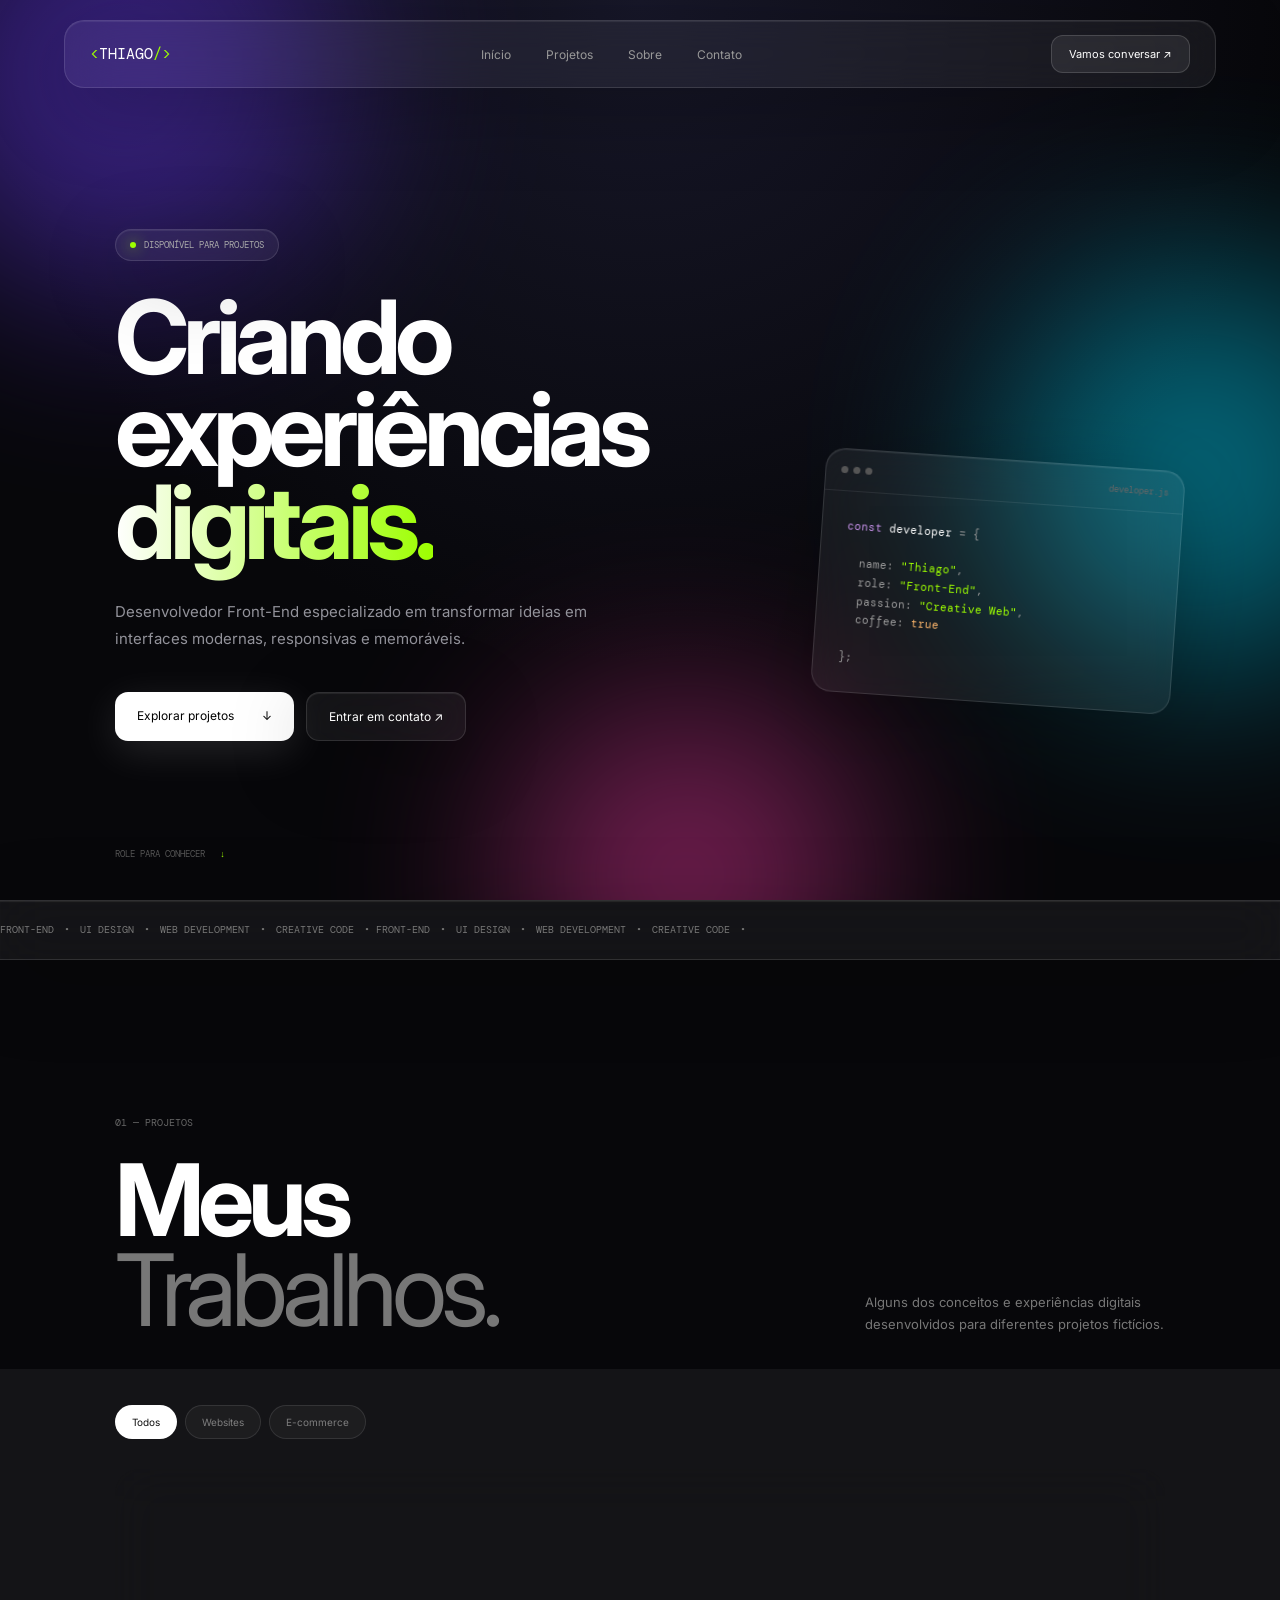
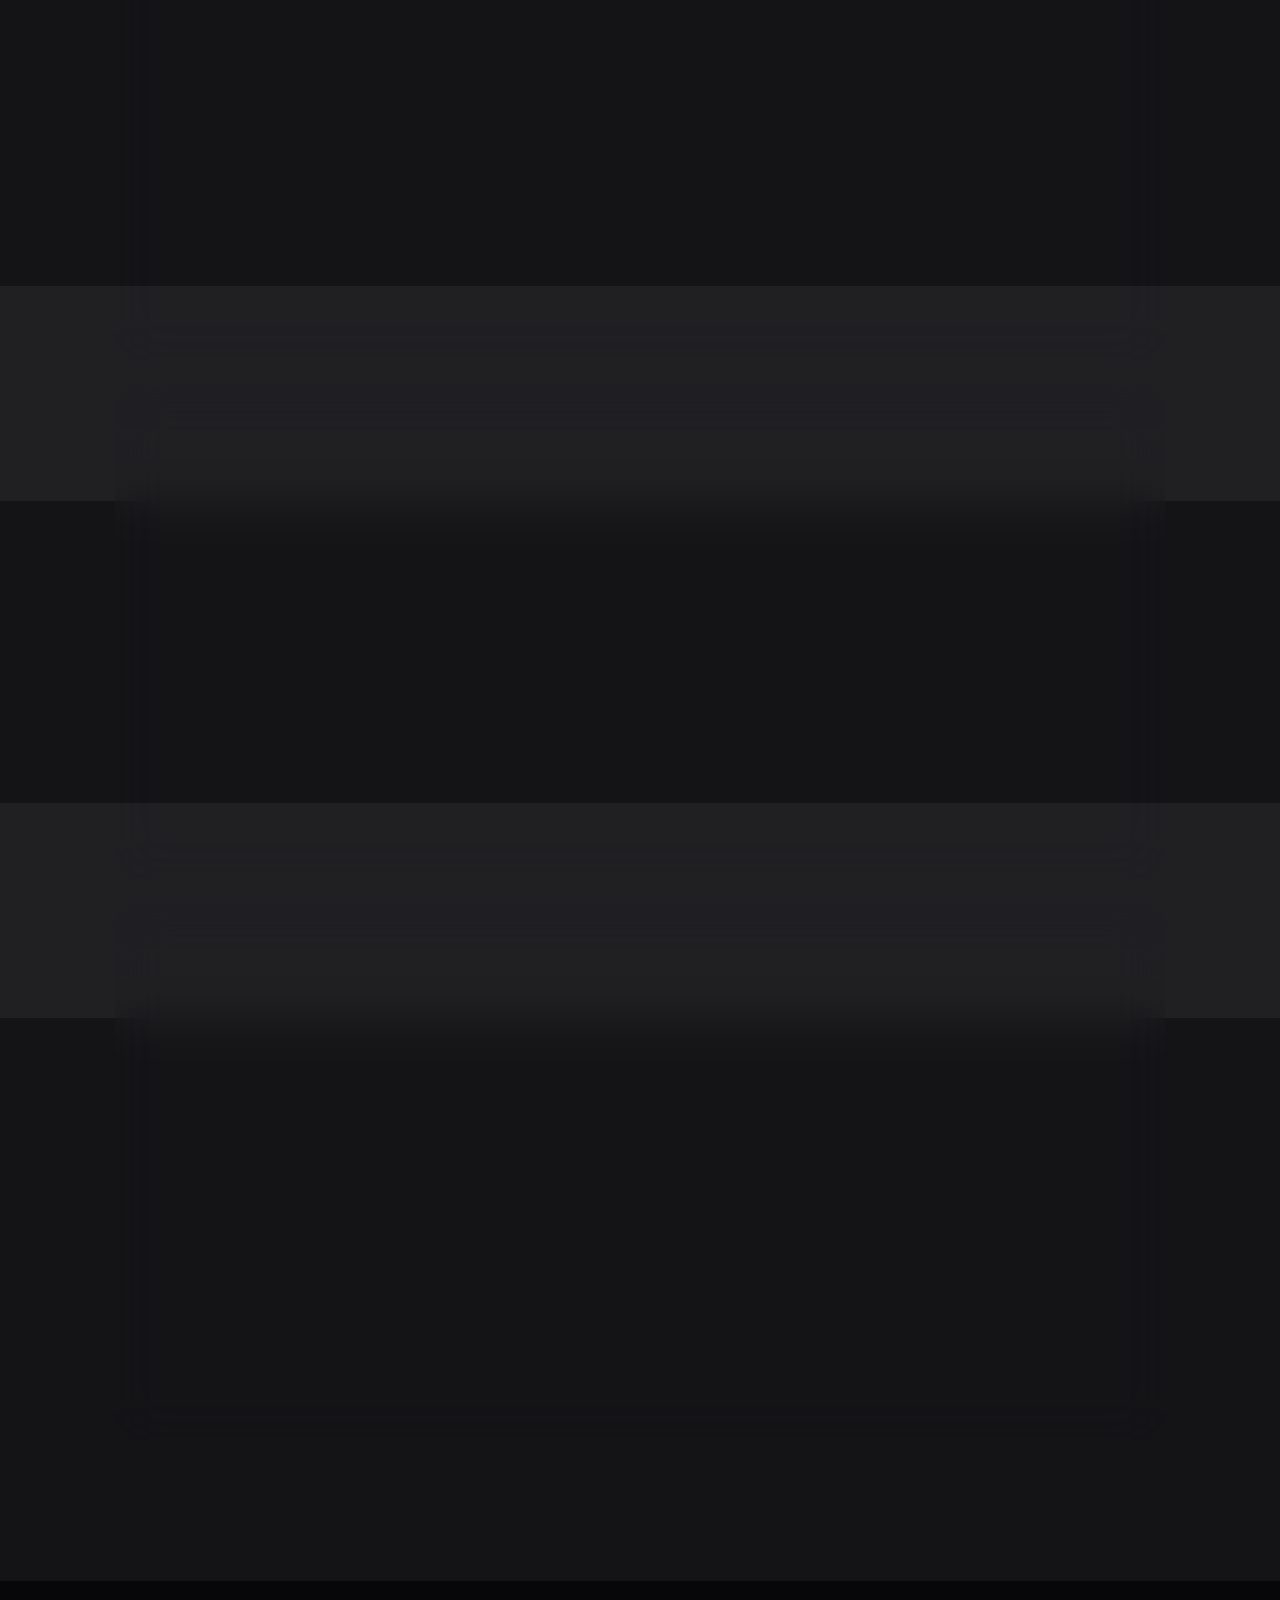
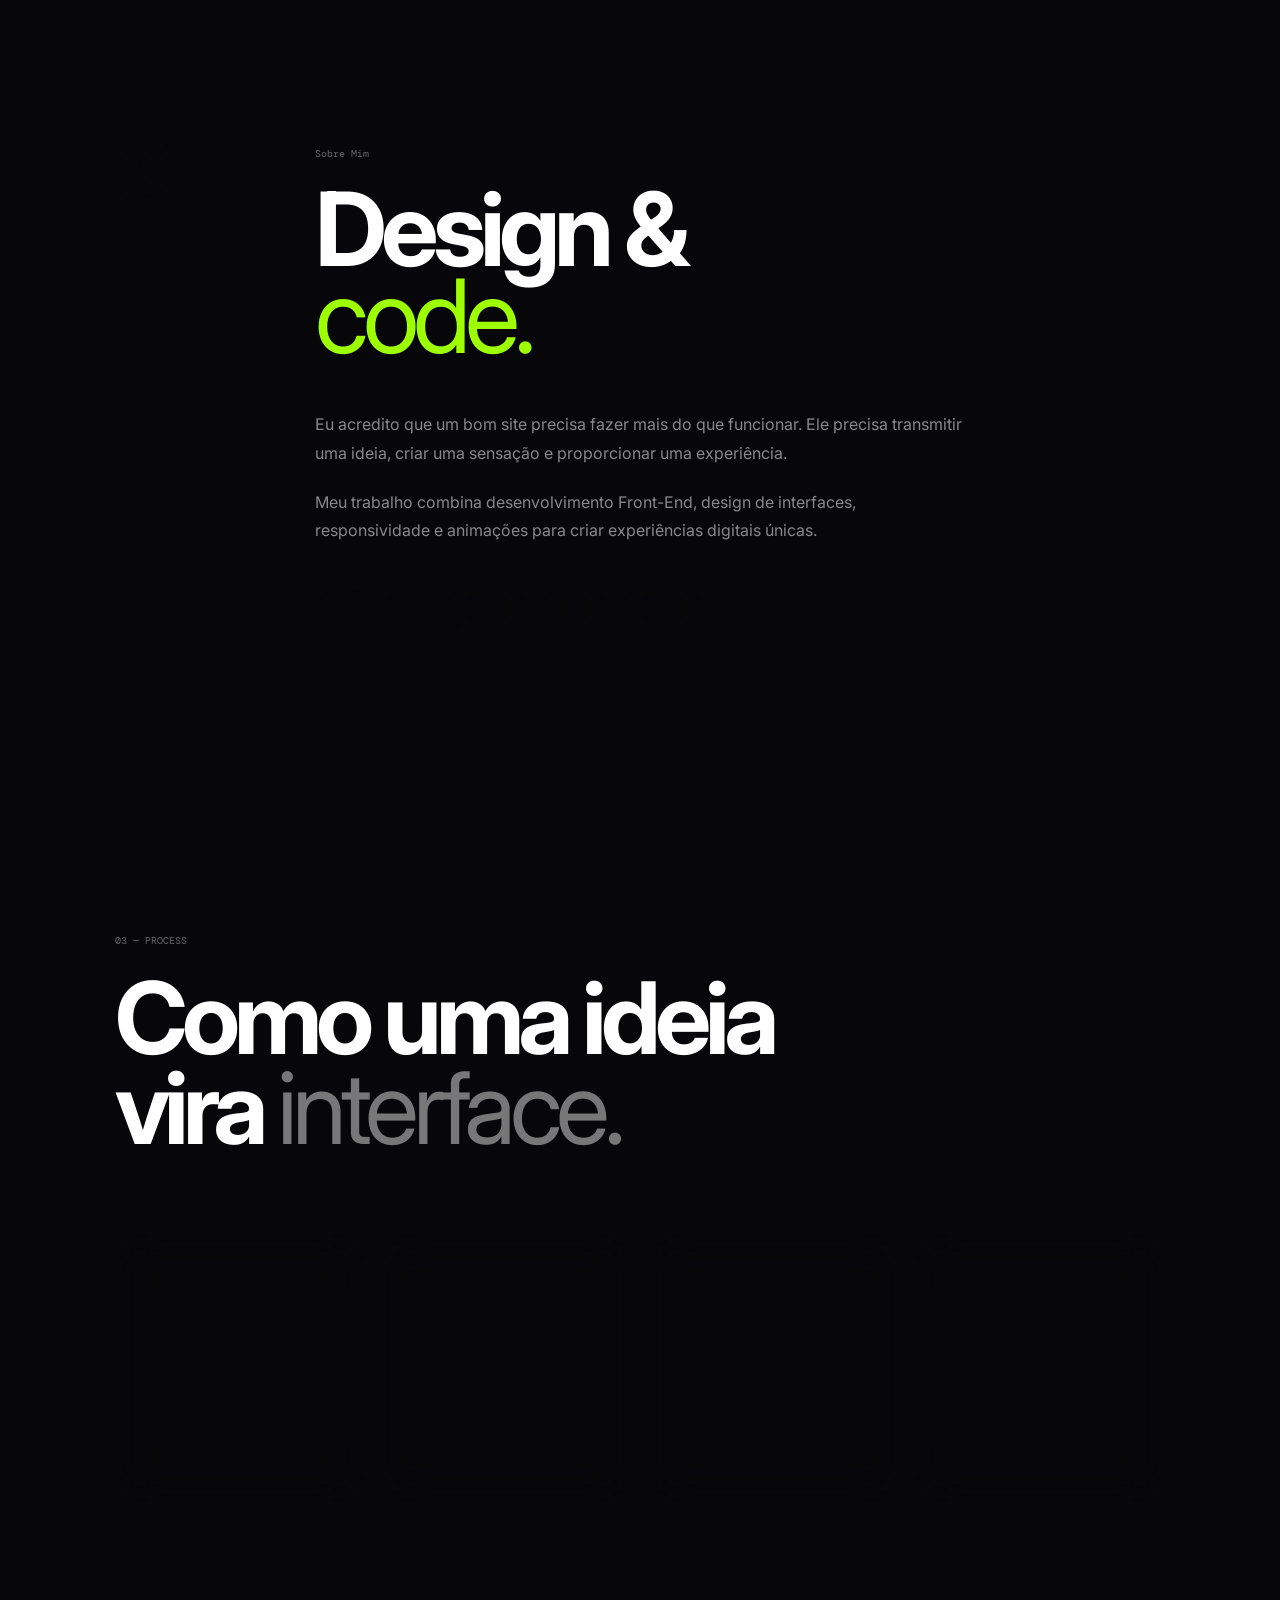
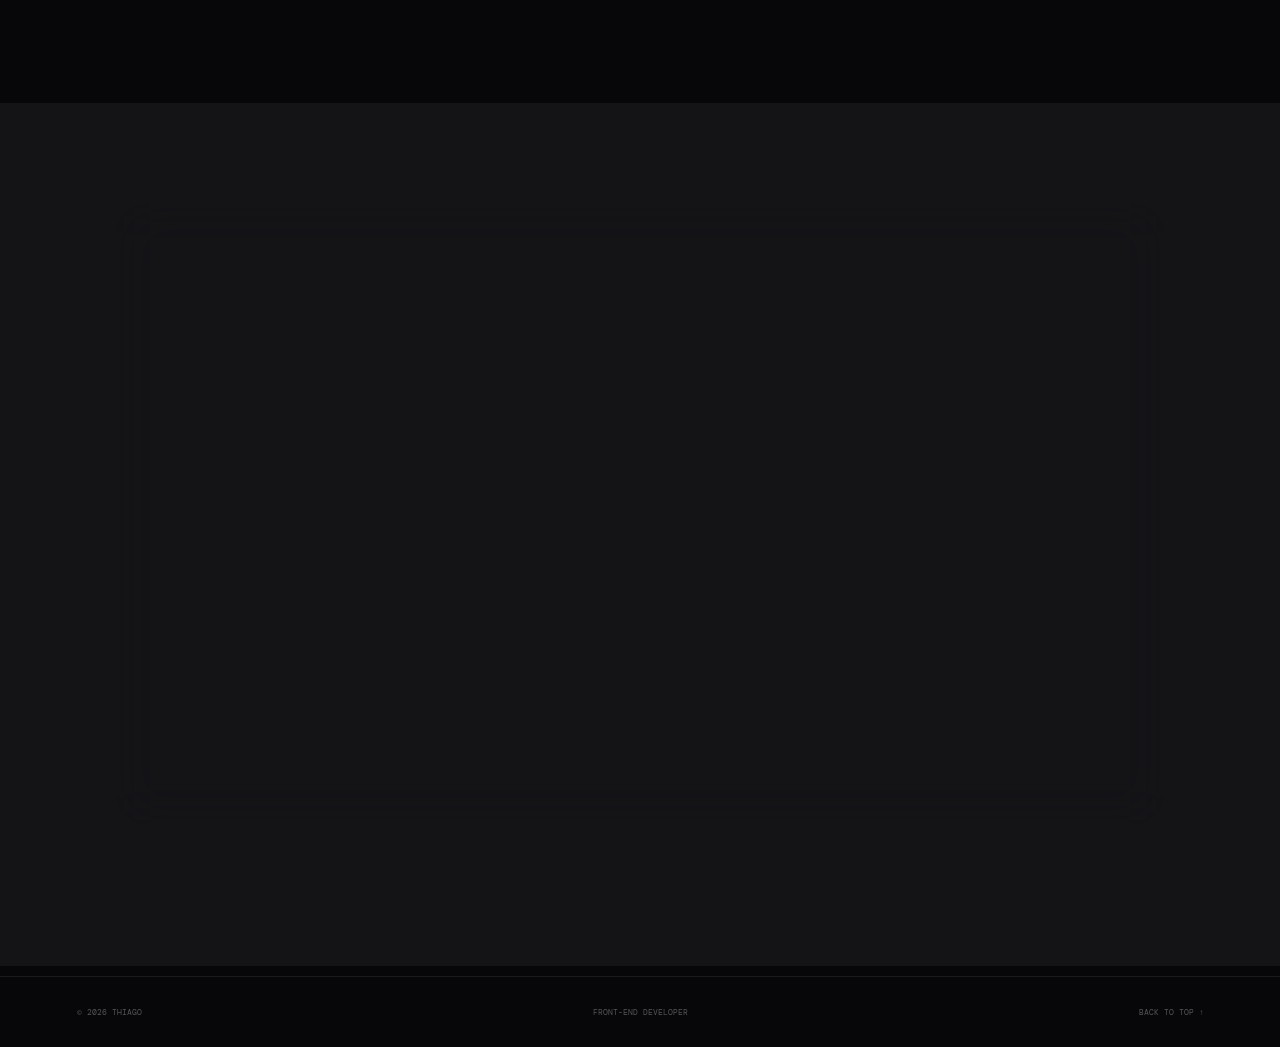
<file: index.html>
<!DOCTYPE html>
<html lang="pt-BR">
<head>
	<meta charset="UTF-8">
	<meta name="viewport" content="width=device-width, initial-scale=1.0">
    <title>Thiago — Front-End Developer</title>
	<link rel="stylesheet" href="style.css">
	<link rel="preconnect" href="https://fonts.googleapis.com">
	<link rel="preconnect" href="https://fonts.gstatic.com" crossorigin>
	<link href="https://fonts.googleapis.com/css2?family=DM+Mono:wght@400;500&family=Inter:wght@400;500;600;700;800&display=swap" rel="stylesheet">
</head>

<body>
	<!-- BACKGROUND -->
	<div class="background">
        <div class="orb orb-1"></div>
        <div class="orb orb-2"></div>
        <div class="orb orb-3"></div>
	</div>
	<!-- NAVBAR -->
	<header class="navbar glass">

        <a href="#home" class="logo">
            <span>&lt;</span>THIAGO<span>/&gt;</span>
        </a>

        <nav>
            <a href="#home">Início</a>
            <a href="#projetos">Projetos</a>
            <a href="#sobre">Sobre</a>
            <a href="#contato">Contato</a>
        </nav>

        <a href="#contato" class="nav-button">
            Vamos conversar ↗
        </a>
	</header>


    <!-- HERO -->
	<main>

        <section class="hero" id="home">
            <div class="hero-content">
                <div class="status glass">
                    <span></span>
                    DISPONÍVEL PARA PROJETOS
                </div>
                <h1>
                    Criando experiências<br>
                    <span>digitais.</span>
                </h1>
                <p>
                    Desenvolvedor Front-End especializado em transformar
                    ideias em interfaces modernas, responsivas e
                    memoráveis.
                </p>
                <div class="hero-buttons">
                    <a href="#projetos" class="button primary">
                        Explorar projetos
                        <span>↓</span>
                    </a>
                    <a href="#contato" class="button glass">
                        Entrar em contato ↗
                    </a>
                </div>
            </div>

            <!-- CARD FLUTUANTE -->
            <div class="floating-card glass">
                <div class="window-top">
                    <div class="dots">
                        <i></i>
                        <i></i>
                        <i></i>
                    </div>
                    <span>developer.js</span>
                </div>
                <div class="code">
                    <span class="purple">const</span>
                    <span class="white">developer</span>
                    = {
                    <br><br>
                    &nbsp;&nbsp;name:
                    <span class="green">"Thiago"</span>,
                    <br>
                    &nbsp;&nbsp;role:
                    <span class="green">"Front-End"</span>,
                    <br>
                    &nbsp;&nbsp;passion:
                    <span class="green">"Creative Web"</span>,
                    <br>
                    &nbsp;&nbsp;coffee:
                    <span class="orange">true</span>
                    <br><br>
                    };
                </div>
            </div>

            <div class="scroll">
                ROLE PARA CONHECER
                <span>↓</span>
            </div>
        </section>
		
        <!-- MARQUEE -->
        <section class="marquee glass">
            <div>
                FRONT-END　•　UI DESIGN　•　WEB DEVELOPMENT　•　CREATIVE CODE　•
                FRONT-END　•　UI DESIGN　•　WEB DEVELOPMENT　•　CREATIVE CODE　•
            </div>
        </section>

        <!-- PROJETOS -->
        <section class="projects section" id="projetos">
            <div class="section-title">
                <span>01 — PROJETOS</span>
                <h2>
                    Meus<br>
                    <strong>Trabalhos.</strong>
                </h2>
                <p>
                    Alguns dos conceitos e experiências digitais
                    desenvolvidos para diferentes projetos fictícios.
                </p>
            </div>

            <!-- FILTROS -->
            <div class="filters">
                <button class="active" data-filter="all">
                    Todos
                </button>
                <button data-filter="web">
                    Websites
                </button>
                <button data-filter="shop">
                    E-commerce
                </button>
            </div>

            <!-- PROJETOS -->
            <div class="project-grid">

                <!-- MONOCHROME -->
                <article class="project glass large" data-category="shop">
                   <iframe width="100%" height="400em" src="https://www.youtube-nocookie.com/embed/en1G54mVBFE?si=xeG0g-_9PJHqO9vT&amp;controls=0" title="YouTube video player" frameborder="0" allow="accelerometer; autoplay; clipboard-write; encrypted-media; gyroscope; picture-in-picture; web-share" referrerpolicy="strict-origin-when-cross-origin" allowfullscreen></iframe>
                    <div class="project-details">

                        <div>
                            <small>E-COMMERCE</small>
                            <h3>Monochrome</h3>
                        </div>
                        <a href="#" target="_blank">↗</a>
                    </div>
                </article>

                <!-- VERTEX -->
                <article class="project glass large" data-category="web">
                    <iframe width="100%" height="400em" src="https://www.youtube-nocookie.com/embed/55IRBsUY_2E?si=-nsxBrV68cBG8uTQ&amp;controls=0" title="YouTube video player" frameborder="0" allow="accelerometer; autoplay; clipboard-write; encrypted-media; gyroscope; picture-in-picture; web-share" referrerpolicy="strict-origin-when-cross-origin" allowfullscreen></iframe>
                    <div class="project-details">
                        <div>
                            <small>WEBSITE</small>
                            <h3>Vertex Lab</h3>
                        </div>
                        <a href="#" target="_blank">↗</a>
                    </div>
                </article>
                

                <!-- ATELIER -->
                <article class="project glass large" data-category="web">
                    <div class="project-preview atelier">
                        <div class="atelier-overlay">
                            <small>ARCHITECTURE / 2026</small>
                            <strong>
                                SPACE<br>
                                BETWEEN
                            </strong>
                            <span>
                                Architecture & Interior
                            </span>
                        </div>
                    </div>
                    <div class="project-details">
                        <div>
                            <small>CREATIVE WEBSITE</small>
                            <h3>Atelier 01</h3>
                        </div>
                        <a href="#" target="_blank">↗</a>
                    </div>
                </article>
            </div>
        </section>

        <!-- SOBRE -->
        <section class="about section" id="sobre">
            <div class="about-label glass">
                02
            </div>
            <div class="about-content">
                <span>Sobre Mim</span>
                <h2>
                    Design &<br>
                    <strong>code.</strong>
                </h2>
                <p>
                    Eu acredito que um bom site precisa fazer mais do que
                    funcionar. Ele precisa transmitir uma ideia, criar
                    uma sensação e proporcionar uma experiência.
                </p>
                <p>
                    Meu trabalho combina desenvolvimento Front-End,
                    design de interfaces, responsividade e animações
                    para criar experiências digitais únicas.
                </p>
                <div class="skills">
                    <div class="skill glass">HTML</div>
                    <div class="skill glass">CSS</div>
                    <div class="skill glass">JavaScript</div>
                    <div class="skill glass">UI / UX</div>
                    <div class="skill glass">Responsive</div>
                </div>
            </div>
        </section>

        <!-- PROCESSO -->
        <section class="process section">
            <span>03 — PROCESS</span>
            <h2>
                Como uma ideia<br>
                vira <strong>interface.</strong>
            </h2>
            <div class="process-grid">
                <div class="process-card glass">
                    <span>01</span>
                    <h3>Descubrir</h3>
                    <p>
                        Entender o objetivo e encontrar a melhor
                        direção para o projeto.
                    </p>
                </div>
                <div class="process-card glass">
                    <span>02</span>
                    <h3>Design</h3>
                    <p>
                        Criar uma identidade visual e uma experiência
                        intuitiva.
                    </p>
                </div>
                <div class="process-card glass">
                    <span>03</span>
                    <h3>Desenvolver</h3>
                    <p>
                        Transformar o conceito em código limpo,
                        responsivo e performático.
                    </p>
                </div>
                <div class="process-card glass">
                    <span>04</span>
                    <h3>Publicar</h3>
                    <p>
                        Testar, otimizar e colocar o projeto no ar.
                    </p>
                </div>
            </div>
        </section>

        <!-- CONTATO -->

        <section class="contact section" id="contato">
            <div class="contact-box glass">
                <span>04 — CONTATO</span>
                <h2>
                    Vamos fazer<br>
                    algo <strong>legal.</strong>
                </h2>
                <a href="mailto:seuemail@email.com" class="contact-email">
                    seuemail@email.com ↗
                </a>
                <div class="socials">
                    <a href="#">GitHub</a>
                    <a href="#">LinkedIn</a>
                    <a href="#">Instagram</a>
                </div>
            </div>
        </section>
	</main>

    <!-- FOOTER -->
	<footer>
        <span>© 2026 THIAGO</span>
        <span>FRONT-END DEVELOPER</span>
        <a href="#home">BACK TO TOP ↑</a>
	</footer>
    <script src="script.js"></script>
</body>
</html>
</file>
<file: style.css>
* {
    margin: 0;
    padding: 0;
    box-sizing: border-box;
}

html {
    scroll-behavior: smooth;
}

body {
    background: #07070a;
    color: #fff;

    font-family: "Inter", sans-serif;

    overflow-x: hidden;
}

a {
    text-decoration: none;
    color: inherit;
}

button {
    font-family: inherit;
}


/* =================================
   BACKGROUND
================================= */

.background {
    position: fixed;

    inset: 0;

    z-index: -5;

    overflow: hidden;

    background:
        radial-gradient(
            circle at top,
            #171729,
            #07070a 60%
        );
}

.orb {
    position: absolute;

    border-radius: 50%;

    filter: blur(100px);

    opacity: .45;

    animation: float 12s ease-in-out infinite;
}

.orb-1 {
    width: 450px;
    height: 450px;

    background: #6c3cff;

    top: -150px;
    left: -100px;
}

.orb-2 {
    width: 400px;
    height: 400px;

    background: #00d9ff;

    right: -120px;
    top: 30%;

    animation-delay: -4s;
}

.orb-3 {
    width: 350px;
    height: 350px;

    background: #ff3cac;

    bottom: -150px;
    left: 40%;

    animation-delay: -8s;
}

@keyframes float {

    0%, 100% {
        transform: translate(0, 0);
    }

    50% {
        transform: translate(40px, -50px);
    }

}


/* =================================
   GLASS
================================= */

.glass {
    background: rgba(255,255,255,.055);

    border: 1px solid rgba(255,255,255,.12);

    backdrop-filter: blur(25px);
    -webkit-backdrop-filter: blur(25px);

    box-shadow:
        inset 0 1px 1px rgba(255,255,255,.08),
        0 20px 80px rgba(0,0,0,.25);
}


/* =================================
   NAVBAR
================================= */

.navbar {
    position: fixed;

    top: 20px;
    left: 5%;
    right: 5%;

    height: 68px;

    padding: 0 25px;

    border-radius: 20px;

    display: flex;

    align-items: center;

    justify-content: space-between;

    z-index: 100;
}

.logo {
    font-family: "DM Mono";

    font-size: 15px;
}

.logo span {
    color: #9dff00;
}

.navbar nav {
    display: flex;

    gap: 35px;
}

.navbar nav a {
    color: #999;

    font-size: 12px;

    transition: .3s;
}

.navbar nav a:hover {
    color: #fff;
}

.nav-button {
    padding: 11px 17px;

    border-radius: 12px;

    background: rgba(255,255,255,.08);

    border: 1px solid rgba(255,255,255,.15);

    font-size: 11px;

    transition: .3s;
}

.nav-button:hover {
    background: #fff;

    color: #000;
}


/* =================================
   HERO
================================= */

.hero {
    min-height: 100vh;

    padding: 170px 9vw 100px;

    display: flex;

    align-items: center;

    position: relative;
}

.hero-content {
    max-width: 800px;

    z-index: 2;
}

.status {
    width: max-content;

    padding: 9px 14px;

    border-radius: 100px;

    font-family: "DM Mono";

    font-size: 9px;

    color: #aaa;

    display: flex;

    align-items: center;

    gap: 8px;

    margin-bottom: 30px;
}

.status span {
    width: 6px;
    height: 6px;

    background: #9dff00;

    border-radius: 50%;

    box-shadow: 0 0 15px #9dff00;
}

.hero h1 {
    font-size: clamp(55px, 8vw, 115px);

    line-height: .9;

    letter-spacing: -6px;
}

.hero h1 span {
    background: linear-gradient(
        90deg,
        #fff,
        #9dff00,
        #00d9ff
    );

    background-size: 200%;

    -webkit-background-clip: text;

    color: transparent;

    animation: gradient 5s ease infinite;
}

@keyframes gradient {

    0%,100% {
        background-position: 0;
    }

    50% {
        background-position: 100%;
    }

}

.hero p {
    max-width: 520px;

    color: #92929a;

    font-size: 15px;

    line-height: 1.8;

    margin-top: 30px;
}

.hero-buttons {
    display: flex;

    gap: 12px;

    margin-top: 40px;
}

.button {
    padding: 16px 22px;

    border-radius: 13px;

    font-size: 12px;
}

.primary {
    background: #fff;

    color: #000;

    box-shadow: 0 10px 40px rgba(255,255,255,.12);
}

.primary span {
    margin-left: 25px;
}

.yt-demontration{
    border-radius: 25px 0px;
}

/* =================================
   CODE CARD
================================= */

.floating-card {
    position: absolute;

    right: 8vw;
    bottom: 22%;

    width: 360px;

    border-radius: 20px;

    overflow: hidden;

    transform: rotate(4deg);

    animation: cardFloat 5s ease-in-out infinite;

    z-index: 3;
}

@keyframes cardFloat {

    0%,100% {
        transform: rotate(4deg) translateY(0);
    }

    50% {
        transform: rotate(2deg) translateY(-15px);
    }

}

.window-top {
    height: 42px;

    border-bottom: 1px solid rgba(255,255,255,.08);

    display: flex;

    align-items: center;

    justify-content: space-between;

    padding: 0 15px;

    color: #666;

    font-family: "DM Mono";

    font-size: 9px;
}

.dots {
    display: flex;

    gap: 5px;
}

.dots i {
    width: 7px;
    height: 7px;

    background: #555;

    border-radius: 50%;
}

.code {
    padding: 25px;

    font-family: "DM Mono";

    font-size: 11px;

    line-height: 1.7;

    color: #999;
}

.purple {
    color: #c792ea;
}

.green {
    color: #9dff00;
}

.orange {
    color: #ffb86c;
}

.white {
    color: #fff;
}


/* =================================
   SCROLL
================================= */

.scroll {
    position: absolute;

    bottom: 40px;

    left: 9vw;

    color: #555;

    font-family: "DM Mono";

    font-size: 9px;
}

.scroll span {
    color: #9dff00;

    margin-left: 10px;
}


/* =================================
   MARQUEE
================================= */

.marquee {
    overflow: hidden;

    white-space: nowrap;

    padding: 22px 0;

    border-left: 0;
    border-right: 0;

    color: #777;

    font-family: "DM Mono";

    font-size: 10px;
}

.marquee div {
    animation: marquee 25s linear infinite;
}

@keyframes marquee {

    from {
        transform: translateX(0);
    }

    to {
        transform: translateX(-50%);
    }

}


/* =================================
   SECTIONS
================================= */

.section {
    padding: 150px 9vw;
}

.section-title {
    position: relative;

    margin-bottom: 70px;
}

.section-title > span,
.about-content > span,
.process > span,
.contact-box > span {
    font-family: "DM Mono";

    font-size: 10px;

    color: #666;
}

.section-title h2,
.process h2 {
    font-size: clamp(55px, 8vw, 100px);

    line-height: .9;

    letter-spacing: -6px;

    margin-top: 25px;
}

.section-title h2 strong,
.process h2 strong {
    color: #777;

    font-weight: 400;
}

.section-title p {
    position: absolute;

    right: 0;

    bottom: 0;

    max-width: 300px;

    color: #777;

    font-size: 13px;

    line-height: 1.7;
}


/* =================================
   FILTERS
================================= */

.filters {
    display: flex;

    gap: 8px;

    margin-bottom: 30px;
}

.filters button {
    cursor: pointer;

    padding: 10px 16px;

    border-radius: 100px;

    background: rgba(255,255,255,.04);

    border: 1px solid rgba(255,255,255,.1);

    color: #777;

    font-size: 10px;

    transition: .3s;
}

.filters button:hover,
.filters button.active {
    background: #fff;

    color: #000;
}


/* =================================
   PROJECT GRID
================================= */

.project-grid {
    display: grid;

    grid-template-columns: repeat(2, 1fr);

    gap: 25px;
}

.project.large {
    grid-column: span 2;
}

.project {
    border-radius: 25px;

    overflow: hidden;

    transition:
        transform .5s,
        border-color .5s;
}

.project:hover {
    transform: translateY(-8px);

    border-color: rgba(255,255,255,.25);
}


/* =================================
   PROJECT PREVIEW
================================= */

.project-preview {
    min-height: 450px;

    position: relative;

    overflow: hidden;
}


/* MONOCHROME */

.monochrome {
    background:
        linear-gradient(
            135deg,
            #222,
            #050505
        );

    padding: 35px;
}

.mini-nav {
    display: flex;

    justify-content: space-between;

    font-family: "DM Mono";

    font-size: 9px;

    color: #aaa;
}

.fashion-text {
    font-size: clamp(60px, 9vw, 120px);

    font-weight: 800;

    line-height: .72;

    letter-spacing: -8px;

    margin-top: 100px;
}

.fashion-text i {
    color: #9dff00;
}

.mini-product {
    position: absolute;

    bottom: 30px;
    right: 35px;

    font-family: "DM Mono";

    font-size: 9px;

    color: #777;
}


/* VERTEX */

.vertex {
    padding: 35px;

    display: flex;

    flex-direction: column;

    justify-content: space-between;
}

.vertex-glow {
    position: absolute;

    width: 250px;
    height: 250px;

    border-radius: 50%;

    background: #76ffab;

    filter: blur(100px);

    opacity: .12;

    right: -50px;
    top: -50px;
}

.vertex small {
    font-family: "DM Mono";

    color: #9dff00;
}

.vertex strong {
    font-size: clamp(40px, 6vw, 75px);

    line-height: .8;

    letter-spacing: -4px;
}

.vertex > span {
    font-family: "DM Mono";

    font-size: 9px;

    color: #aaa;
}


/* ANALYTICS */

.analytics {
    background:
        radial-gradient(
            circle at 50% 50%,
            #1f2340,
            #09090d
        );

    padding: 50px;

    display: flex;

    justify-content: center;

    align-items: center;
}

.dashboard-card {
    width: 85%;

    padding: 30px;

    border-radius: 18px;

    background: rgba(0,0,0,.4);

    border: 1px solid rgba(255,255,255,.12);

    backdrop-filter: blur(15px);
}

.dashboard-card small {
    color: #777;

    font-family: "DM Mono";

    font-size: 9px;
}

.dashboard-card strong {
    display: block;

    margin-top: 10px;

    font-size: 36px;
}

.chart {
    height: 100px;

    margin-top: 30px;

    border-bottom: 1px solid rgba(157,255,0,.5);

    position: relative;

    transform: skewY(-5deg);
}

.chart span {
    position: absolute;

    width: 100%;
    height: 100%;

    background:
        linear-gradient(
            135deg,
            transparent 60%,
            rgba(157,255,0,.3)
        );

    clip-path: polygon(
        0 90%,
        15% 70%,
        30% 80%,
        45% 45%,
        60% 60%,
        75% 25%,
        100% 5%,
        100% 100%,
        0 100%
    );
}

.chart-bars {
    display: flex;

    gap: 8px;

    height: 50px;

    align-items: flex-end;

    margin-top: 15px;
}

.chart-bars i {
    flex: 1;

    background: rgba(255,255,255,.15);

    border-radius: 3px 3px 0 0;
}

.chart-bars i:nth-child(1) {
    height: 30%;
}

.chart-bars i:nth-child(2) {
    height: 50%;
}

.chart-bars i:nth-child(3) {
    height: 40%;
}

.chart-bars i:nth-child(4) {
    height: 70%;
}

.chart-bars i:nth-child(5) {
    height: 55%;
}

.chart-bars i:nth-child(6) {
    height: 80%;
}

.chart-bars i:nth-child(7) {
    height: 100%;

    background: #9dff00;
}


/* ATELIER */

.atelier {
    background:
        linear-gradient(
            120deg,
            #aaa39a,
            #3d3a37
        );

    display: flex;

    align-items: flex-end;

    padding: 60px;
}

.atelier-overlay small {
    font-family: "DM Mono";

    font-size: 9px;

    color: #222;
}

.atelier-overlay strong {
    display: block;

    font-size: clamp(55px, 9vw, 120px);

    line-height: .72;

    letter-spacing: -8px;

    color: #111;

    margin: 25px 0;
}

.atelier-overlay span {
    font-family: "DM Mono";

    font-size: 9px;

    color: #222;
}


/* PROJECT DETAILS */

.project-details {
    display: flex;

    justify-content: space-between;

    align-items: center;

    padding: 20px 25px;
}

.project-details small {
    color: #666;

    font-family: "DM Mono";

    font-size: 8px;
}

.project-details h3 {
    margin-top: 6px;

    font-size: 17px;
}

.project-details a {
    width: 38px;
    height: 38px;

    border-radius: 50%;

    border: 1px solid rgba(255,255,255,.1);

    display: flex;

    justify-content: center;
    align-items: center;

    transition: .3s;
}

.project-details a:hover {
    background: #fff;

    color: #000;
}


/* =================================
   ABOUT
================================= */

.about {
    display: grid;

    grid-template-columns: 120px 1fr;

    gap: 80px;
}

.about-label {
    width: 60px;
    height: 60px;

    border-radius: 20px;

    display: flex;

    justify-content: center;
    align-items: center;

    color: #888;

    font-family: "DM Mono";
}

.about-content {
    max-width: 800px;
}

.about-content h2 {
    font-size: clamp(55px, 8vw, 105px);

    line-height: .85;

    letter-spacing: -6px;

    margin: 25px 0 50px;
}

.about-content h2 strong {
    color: #9dff00;

    font-weight: 400;
}

.about-content p {
    max-width: 650px;

    color: #888;

    line-height: 1.8;

    margin-bottom: 20px;
}

.skills {
    display: flex;

    flex-wrap: wrap;

    gap: 10px;

    margin-top: 45px;
}

.skill {
    padding: 12px 17px;

    border-radius: 100px;

    font-family: "DM Mono";

    font-size: 9px;

    color: #aaa;
}


/* =================================
   PROCESS
================================= */

.process h2 {
    margin-top: 25px;
}

.process-grid {
    display: grid;

    grid-template-columns: repeat(4,1fr);

    gap: 15px;

    margin-top: 80px;
}

.process-card {
    min-height: 270px;

    border-radius: 22px;

    padding: 25px;

    transition: .4s;
}

.process-card:hover {
    transform: translateY(-10px);

    background: rgba(255,255,255,.08);
}

.process-card > span {
    color: #9dff00;

    font-family: "DM Mono";

    font-size: 10px;
}

.process-card h3 {
    margin-top: 100px;

    font-size: 20px;
}

.process-card p {
    color: #777;

    font-size: 12px;

    line-height: 1.6;

    margin-top: 15px;
}


/* =================================
   CONTACT
================================= */

.contact {
    min-height: 90vh;

    display: flex;

    align-items: center;

    justify-content: center;
}

.contact-box {
    width: 100%;

    text-align: center;

    padding: 100px 30px;

    border-radius: 35px;

    position: relative;

    overflow: hidden;
}

.contact-box::before {
    content: "";

    position: absolute;

    width: 300px;
    height: 300px;

    border-radius: 50%;

    background: #9dff00;

    filter: blur(130px);

    opacity: .1;

    left: 50%;
    top: 50%;

    transform: translate(-50%,-50%);
}

.contact-box h2 {
    position: relative;

    font-size: clamp(55px, 9vw, 120px);

    line-height: .8;

    letter-spacing: -7px;

    margin: 40px 0 60px;
}

.contact-box h2 strong {
    color: #9dff00;

    font-weight: 400;
}

.contact-email {
    position: relative;

    font-family: "DM Mono";

    font-size: clamp(16px, 2vw, 25px);

    border-bottom: 1px solid #444;

    padding-bottom: 10px;
}

.socials {
    display: flex;

    justify-content: center;

    gap: 35px;

    margin-top: 70px;

    font-family: "DM Mono";

    font-size: 10px;

    color: #666;
}

.socials a:hover {
    color: #fff;
}


/* =================================
   FOOTER
================================= */

footer {
    border-top: 1px solid rgba(255,255,255,.08);

    padding: 30px 6vw;

    display: flex;

    justify-content: space-between;

    font-family: "DM Mono";

    font-size: 8px;

    color: #555;
}


/* =================================
   RESPONSIVE
================================= */

@media(max-width: 900px) {

    .navbar nav {
        display: none;
    }

    .hero {
        padding: 160px 6vw 100px;
    }

    .floating-card {
        display: none;
    }

    .section {
        padding: 100px 6vw;
    }

    .section-title p {
        position: static;

        margin-top: 30px;
    }

    .project-grid {
        grid-template-columns: 1fr;
    }

    .project.large {
        grid-column: span 1;
    }

    .about {
        grid-template-columns: 1fr;
    }

    .process-grid {
        grid-template-columns: 1fr 1fr;
    }

}


@media(max-width: 600px) {

    .navbar {
        left: 4%;
        right: 4%;
    }

    .nav-button {
        display: none;
    }

    .hero h1 {
        font-size: 58px;

        letter-spacing: -4px;
    }

    .hero-buttons {
        flex-direction: column;
    }

    .button {
        text-align: center;
    }

    .project-preview {
        min-height: 320px;
    }

    .fashion-text {
        font-size: 65px;
    }

    .atelier {
        padding: 30px;
    }

    .atelier-overlay strong {
        font-size: 65px;
    }

    .process-grid {
        grid-template-columns: 1fr;
    }

    .process-card {
        min-height: 220px;
    }

    .process-card h3 {
        margin-top: 70px;
    }

    footer {
        flex-direction: column;

        gap: 15px;
    }

}
</file>
